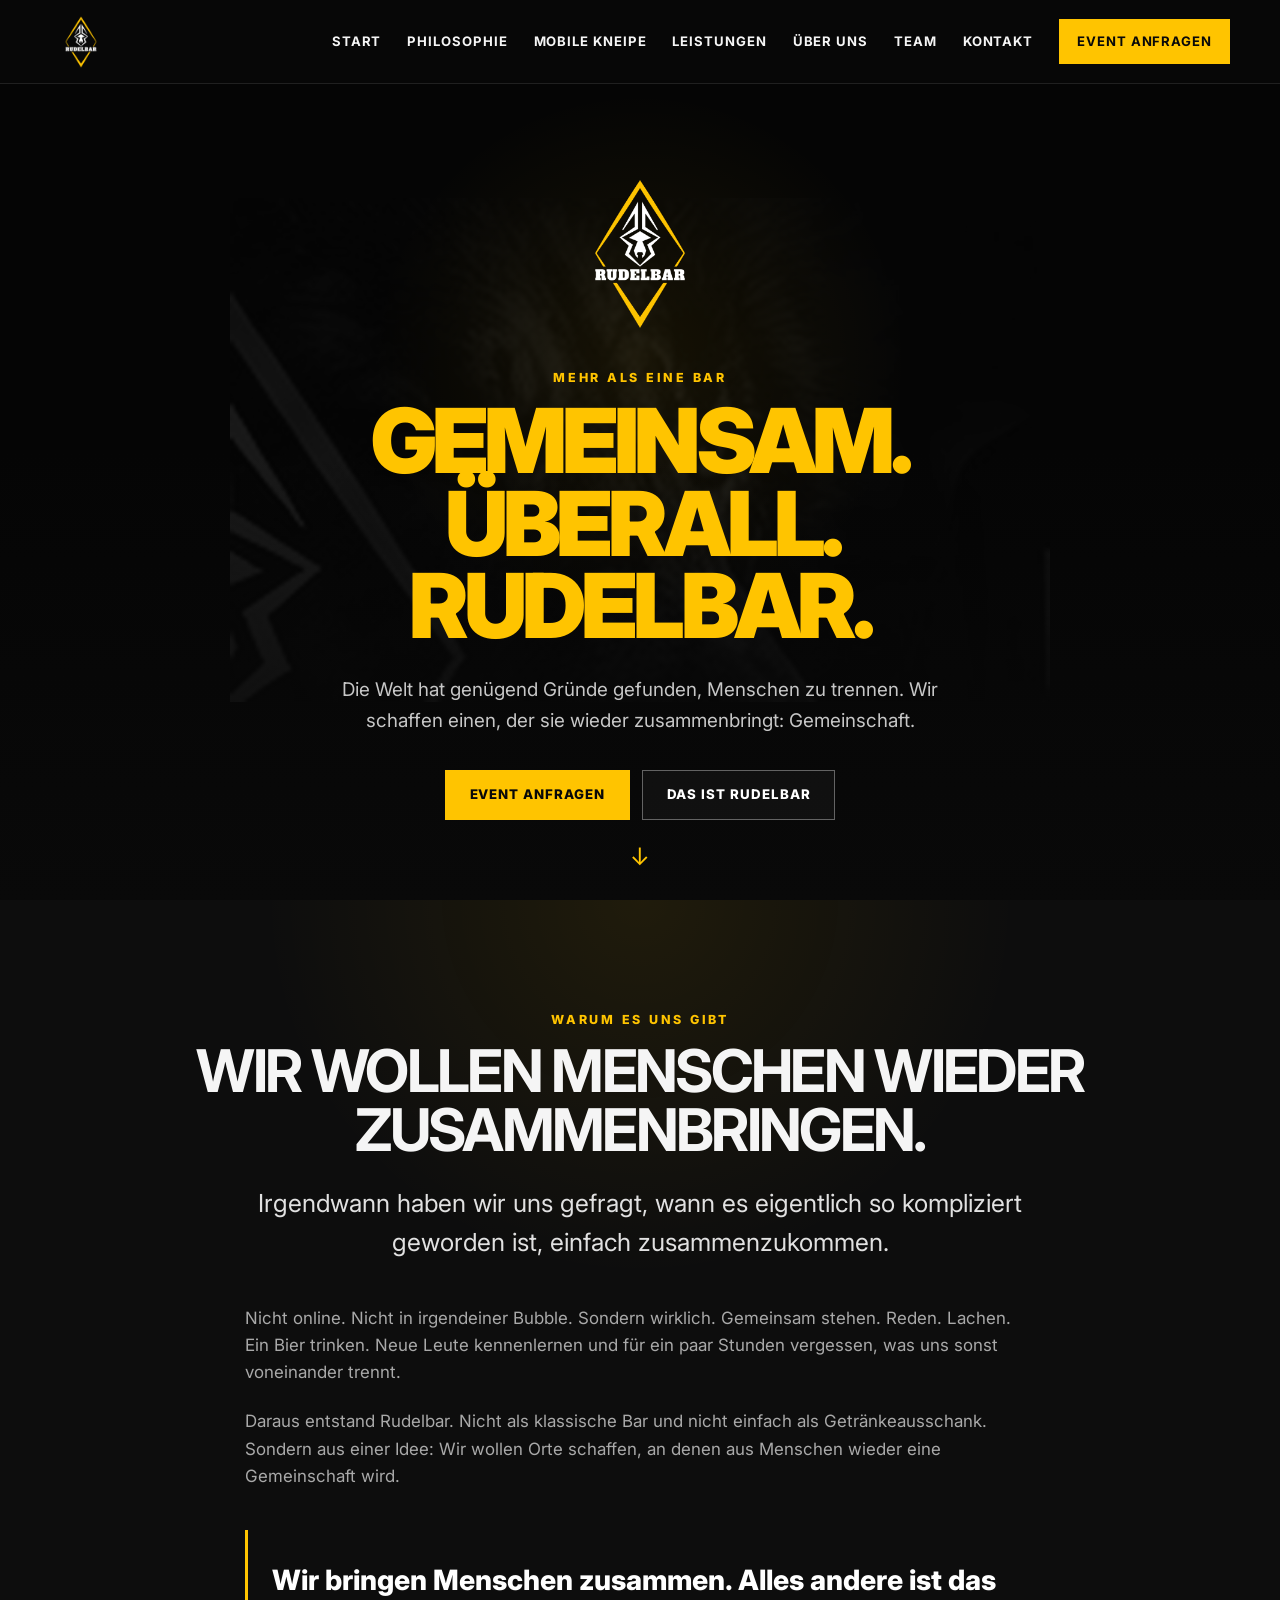
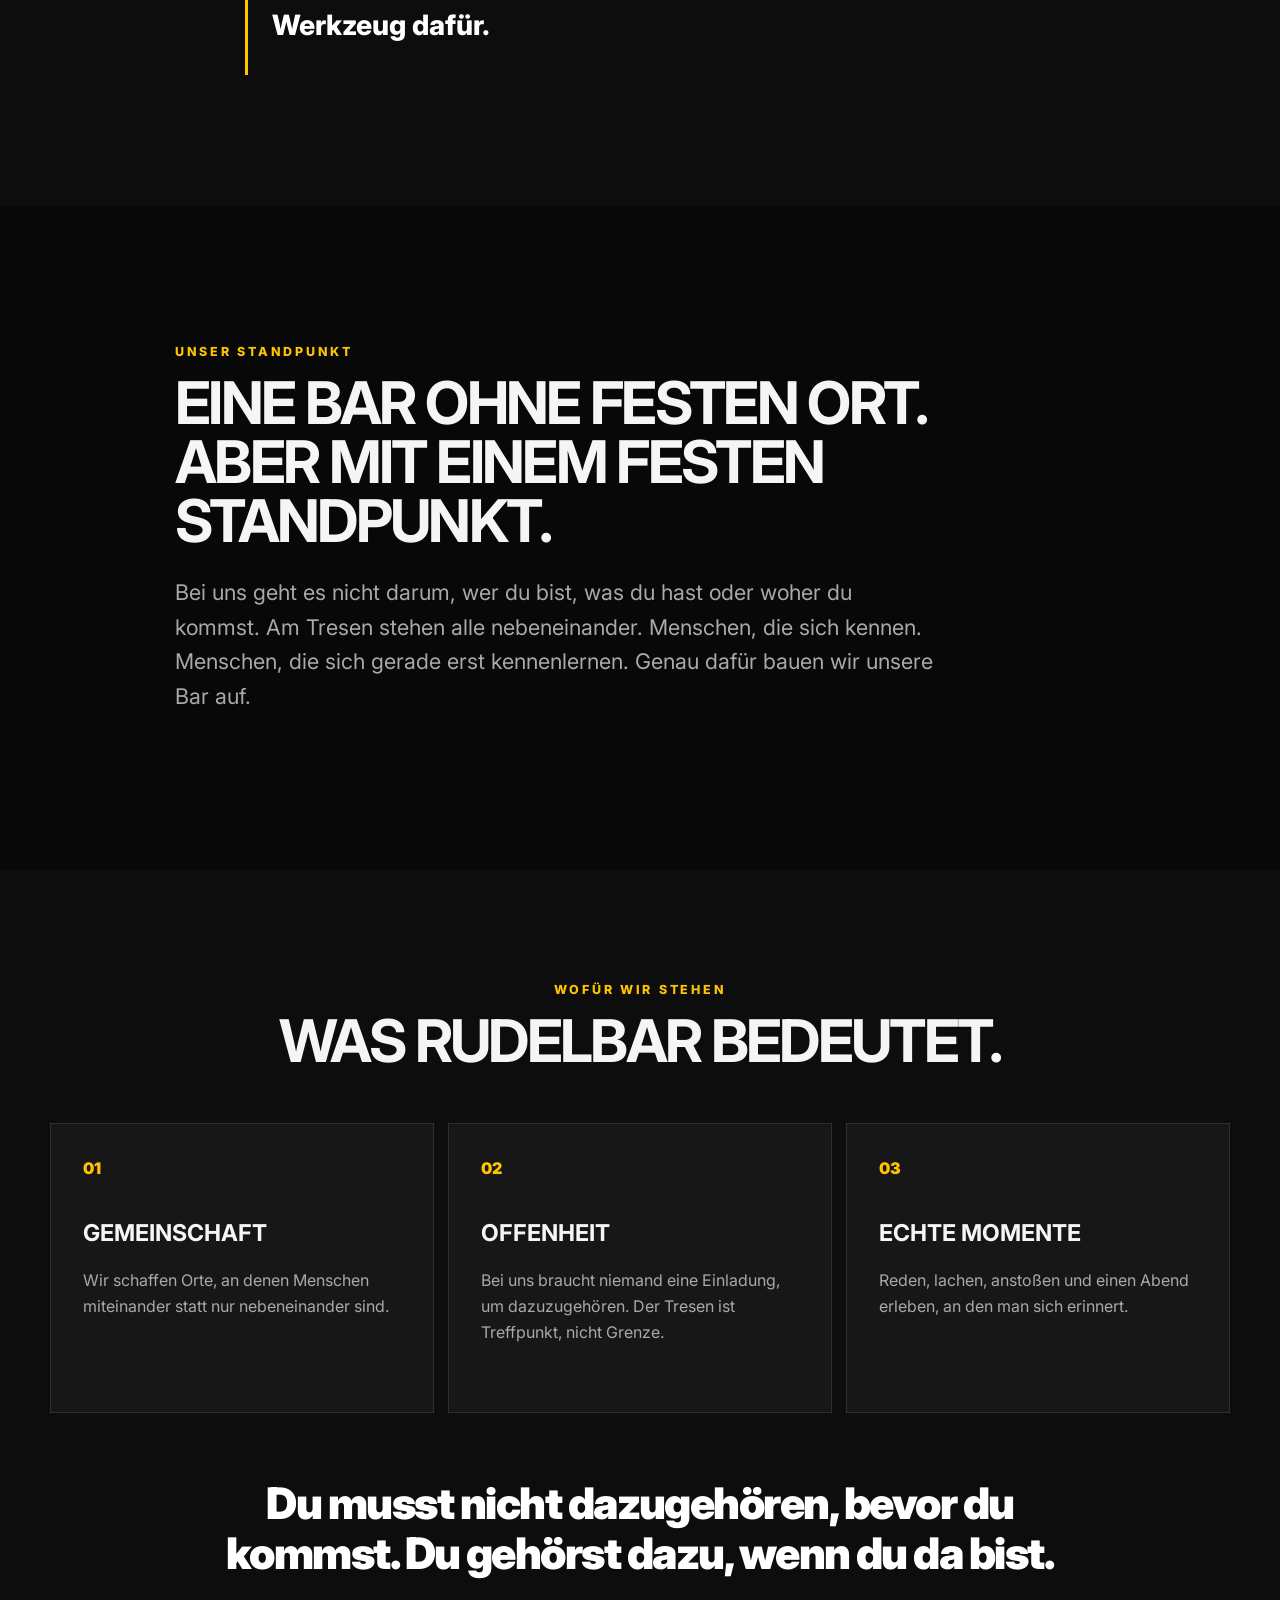
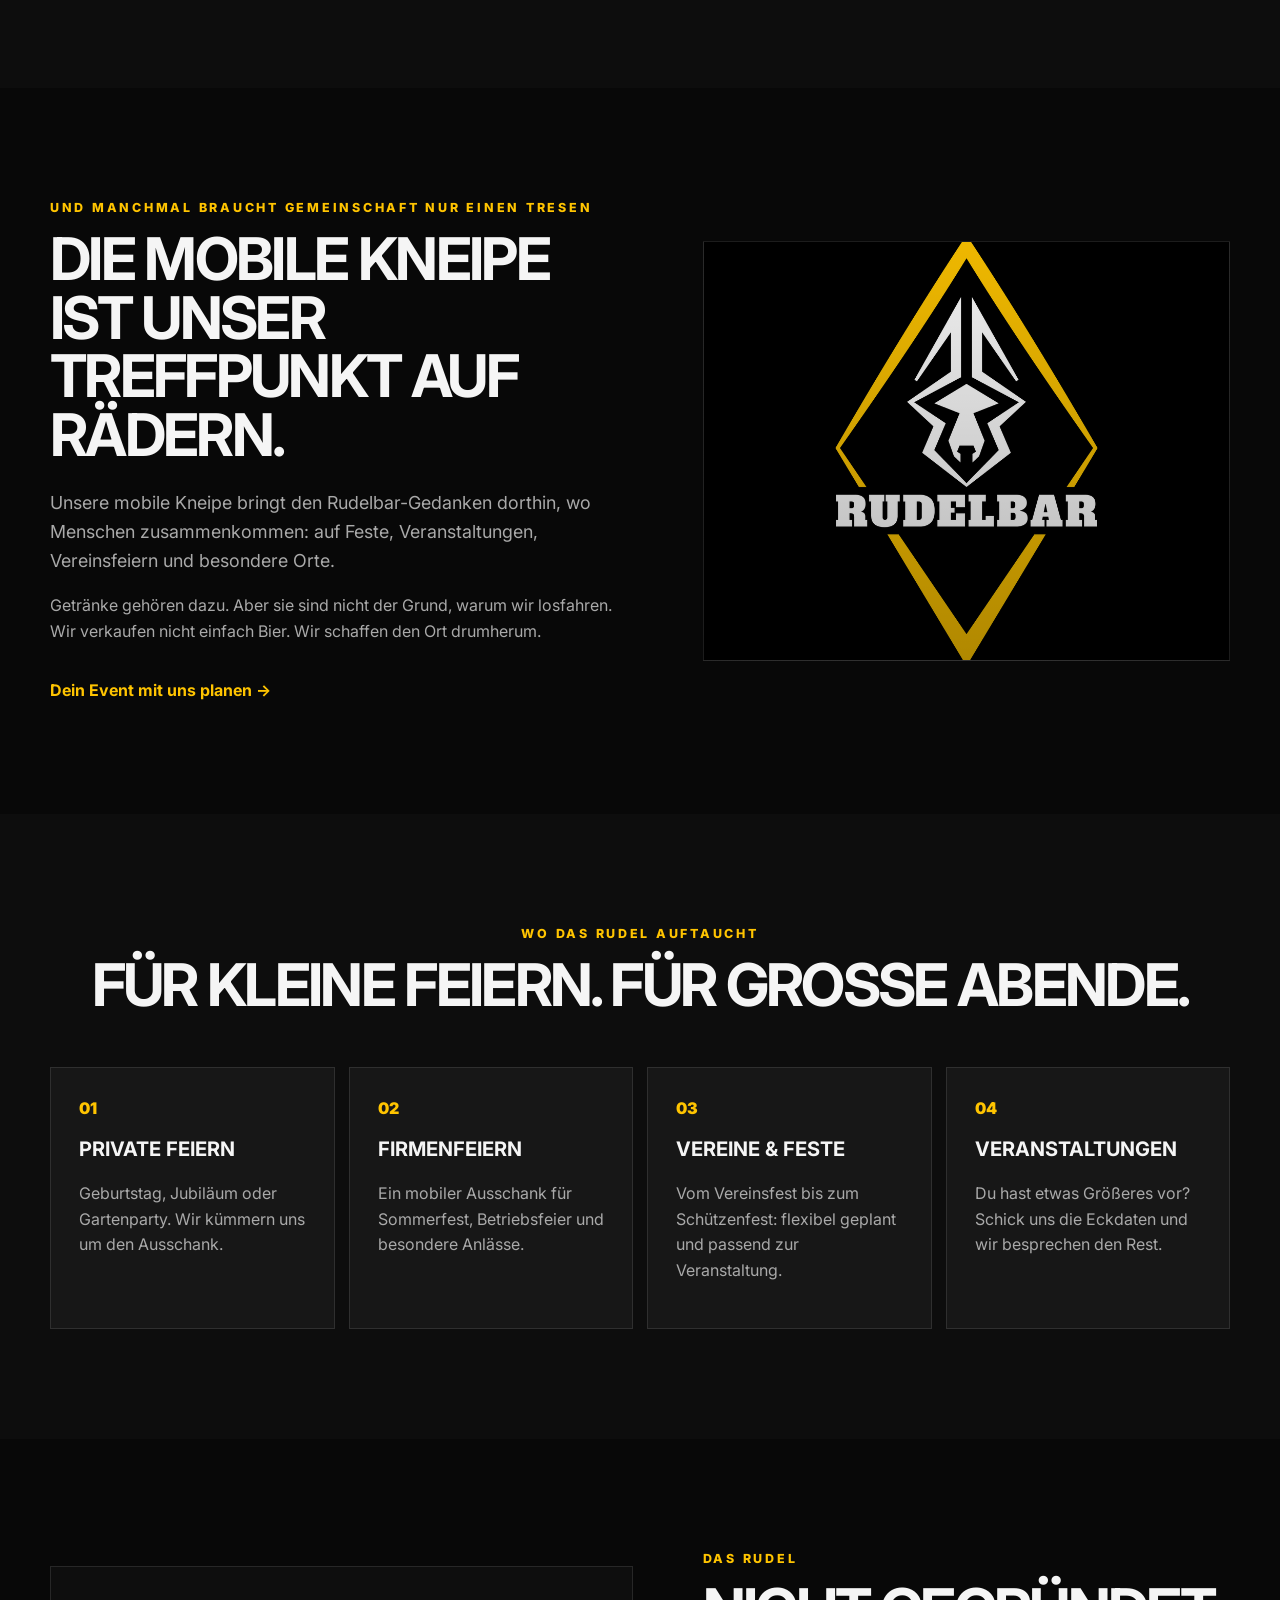
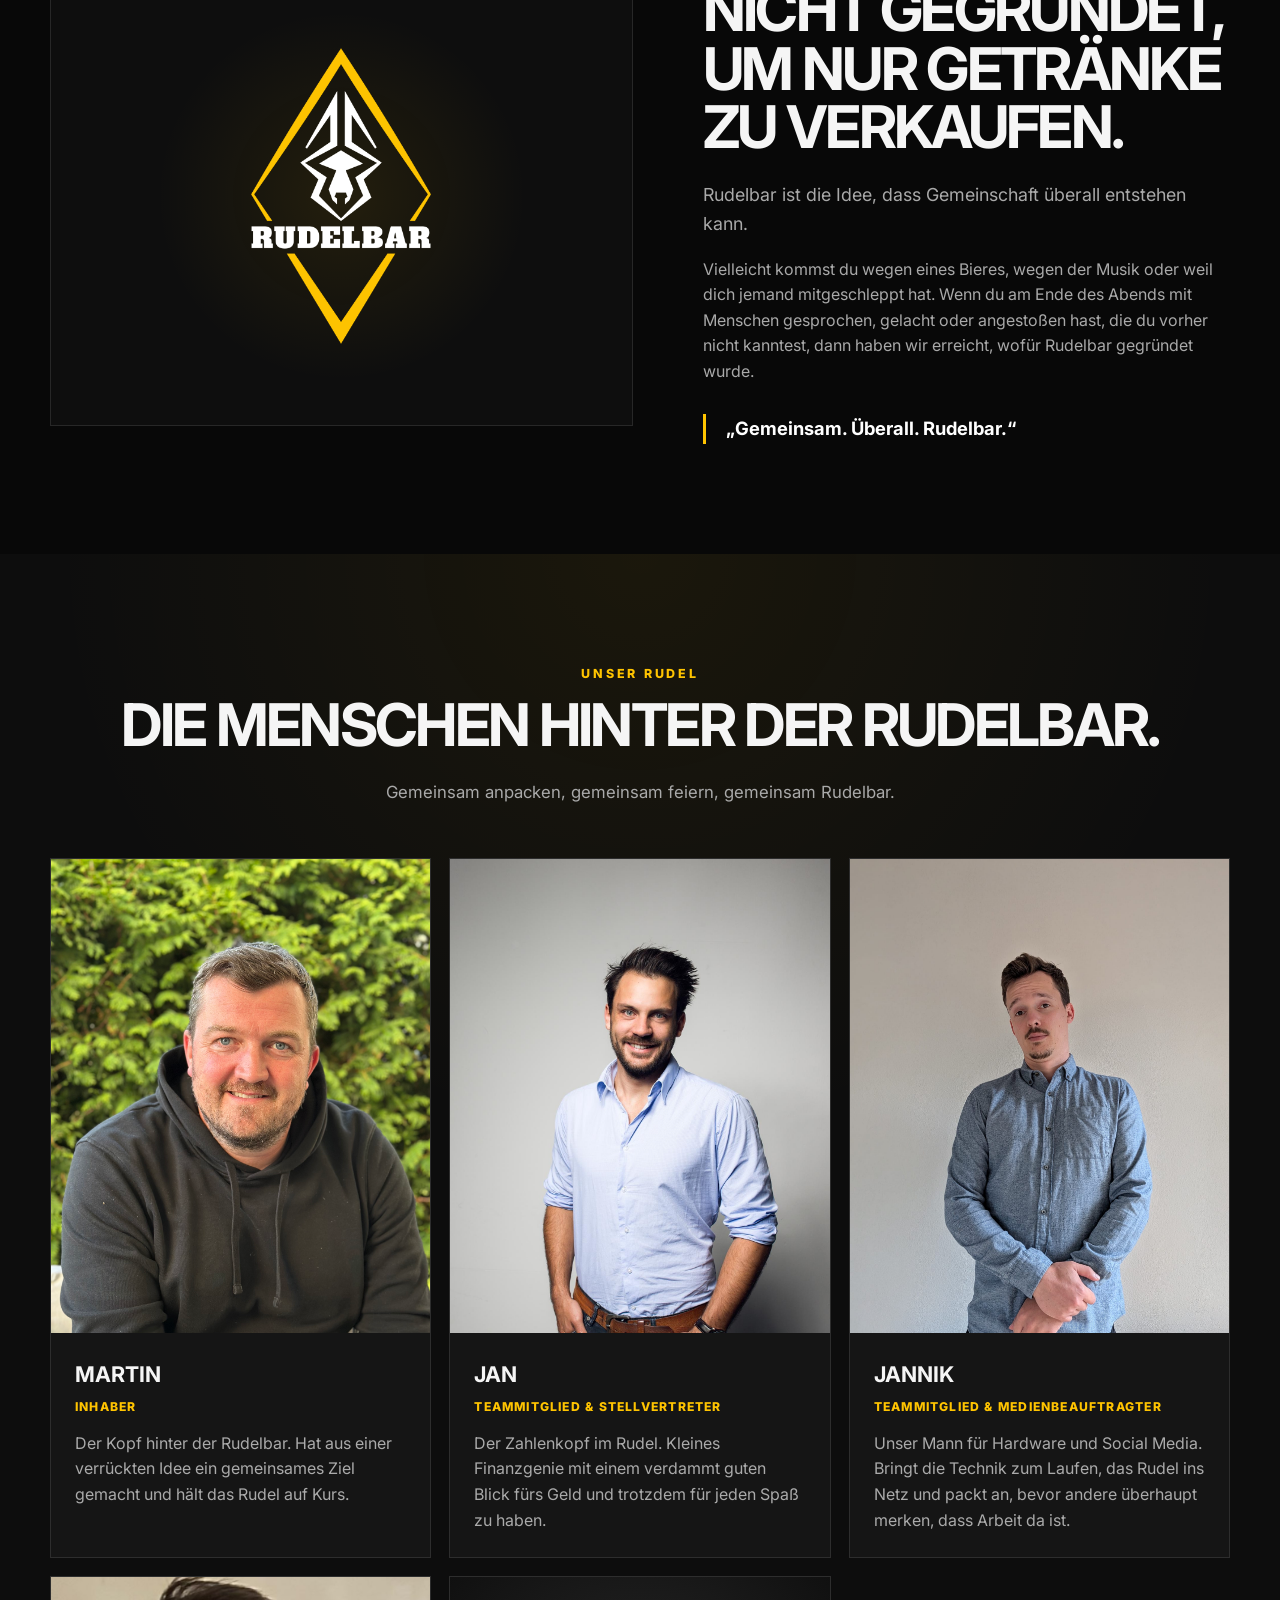
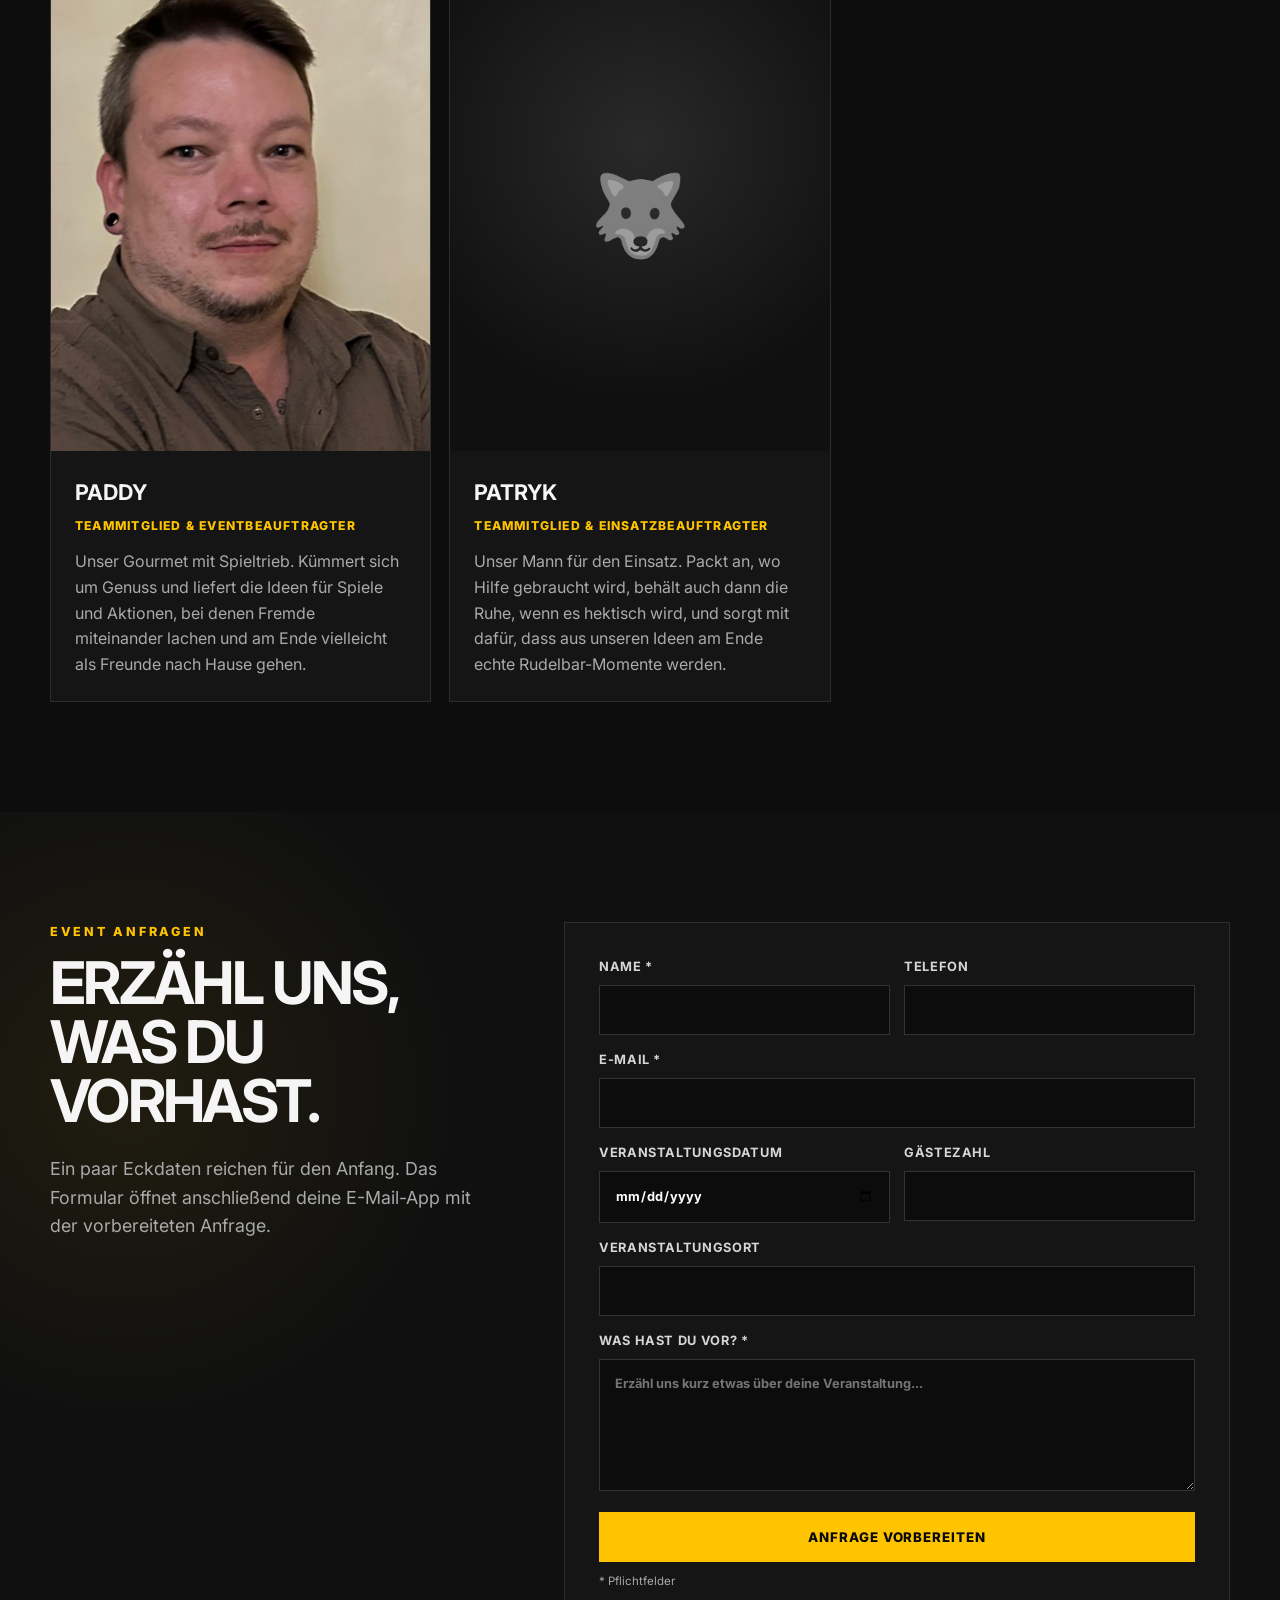
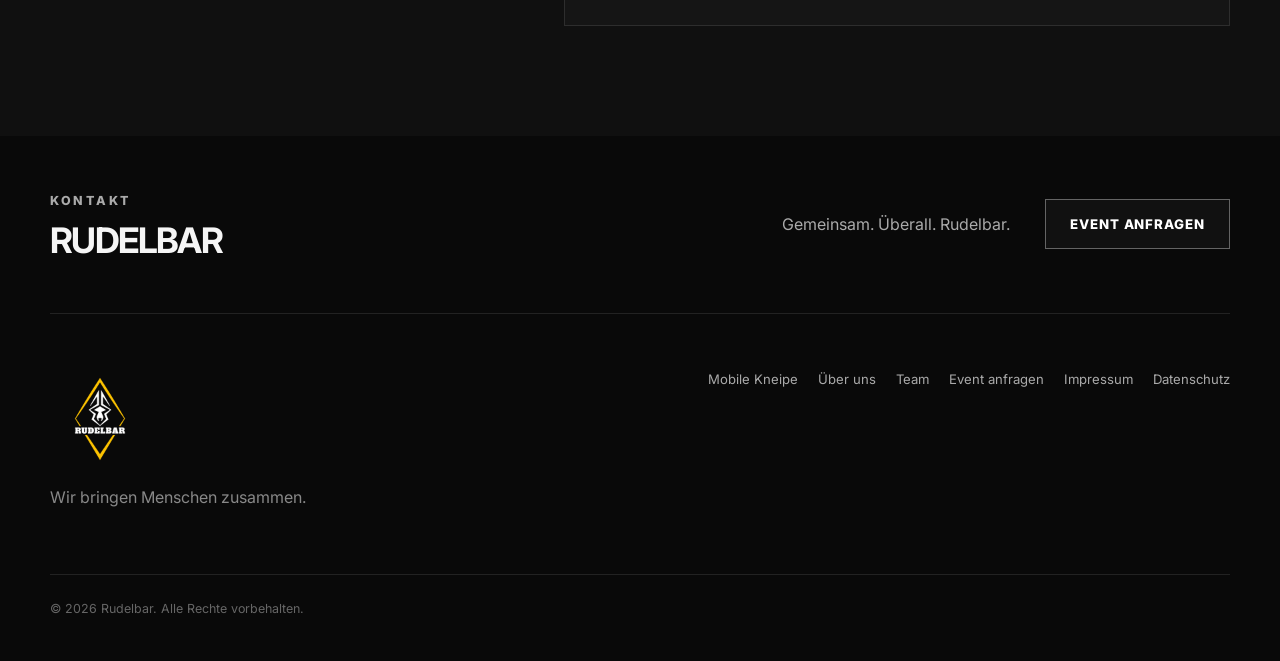
<file: index.html>
<!DOCTYPE html>
<html lang="de">
<head>
  <meta charset="UTF-8">
  <meta name="viewport" content="width=device-width, initial-scale=1.0">
  <meta name="theme-color" content="#090909">
  <meta name="description" content="Rudelbar bringt Menschen zusammen. Gemeinschaft, echte Begegnungen und eine mobile Kneipe als Ort dafür. Gemeinsam. Überall. Rudelbar.">
  <title>Rudelbar | Gemeinschaft. Gemeinsam. Überall.</title>
  <link rel="stylesheet" href="style.css">
</head>
<body>
  <header class="site-header">
    <a class="brand" href="#start" aria-label="Rudelbar Startseite">
      <img src="logo-haupt.png" alt="Rudelbar Logo">
    </a>
    <button class="menu-toggle" type="button" aria-label="Menü öffnen" aria-expanded="false">
      <span></span><span></span><span></span>
    </button>
    <nav class="main-nav" aria-label="Hauptnavigation">
      <a href="#start">Start</a>
      <a href="#philosophie">Philosophie</a>
      <a data-section-link="mobileKneipe" href="#mobile-kneipe">Mobile Kneipe</a>
      <a href="#leistungen">Leistungen</a>
      <a href="#ueber-uns">Über uns</a>
      <a data-section-link="team" href="#team">Team</a>
      <a href="#kontakt">Kontakt</a>
      <a class="nav-cta" href="#anfrage">Event anfragen</a>
    </nav>
  </header>

  <main>
    <section class="hero" id="start">
      <img class="hero-wolf" src="wolf-hintergrund.png" alt="" aria-hidden="true">
      <div class="hero-overlay"></div>
      <div class="hero-content">
        <img class="hero-logo" src="logo-haupt.png" alt="Rudelbar">
        <p class="eyebrow" data-content="hero.eyebrow"></p>
        <h1><span class="normal-accent" data-content="hero.headline1"></span><br><span class="normal-accent" data-content="hero.headline2"></span> <span data-content="hero.headlineAccent"></span></h1>
        <p class="hero-copy" data-content="hero.text"></p>
        <div class="hero-actions">
          <a class="button button-primary" href="#anfrage" data-content="hero.primaryButton"></a>
          <a class="button button-secondary" href="#philosophie" data-content="hero.secondaryButton"></a>
        </div>
      </div>
      <a class="scroll-hint" href="#philosophie" aria-label="Weiter">↓</a>
    </section>

    <section class="section philosophy-section" id="philosophie">
      <div class="section-inner philosophy-intro">
        <p class="eyebrow centered" data-content="philosophy.eyebrow"></p>
        <h2 class="centered" data-content="philosophy.headline"></h2>
        <p class="philosophy-lead centered" data-content="philosophy.lead"></p>
        <div class="story-copy">
          <p data-content="philosophy.text1"></p>
          <p data-content="philosophy.text2"></p>
          <p class="story-emphasis" data-content="philosophy.emphasis"></p>
        </div>
      </div>
    </section>

    <section class="section section-dark statement-section">
      <div class="section-inner statement-inner">
        <p class="eyebrow" data-content="statement.eyebrow"></p>
        <h2 data-content="statement.headline"></h2>
        <p class="lead" data-content="statement.text"></p>
      </div>
    </section>

    <section class="section values-section">
      <div class="section-inner">
        <p class="eyebrow centered" data-content="values.eyebrow"></p>
        <h2 class="centered" data-content="values.headline"></h2>
        <div class="value-grid">
          <article class="value-card"><span>01</span><h3 data-content="values.communityTitle"></h3><p data-content="values.communityText"></p></article>
          <article class="value-card"><span>02</span><h3 data-content="values.opennessTitle"></h3><p data-content="values.opennessText"></p></article>
          <article class="value-card"><span>03</span><h3 data-content="values.momentsTitle"></h3><p data-content="values.momentsText"></p></article>
        </div>
        <p class="belonging-line" data-content="values.closing"></p>
      </div>
    </section>

    <section class="section section-dark" id="mobile-kneipe" data-section="mobileKneipe">
      <div class="section-inner split">
        <div>
          <p class="eyebrow" data-content="mobile.eyebrow"></p>
          <h2 data-content="mobile.headline"></h2>
          <p class="lead" data-content="mobile.lead"></p>
          <p data-content="mobile.text"></p>
          <a class="text-link" href="#anfrage">Dein Event mit uns planen →</a>
        </div>
        <div class="visual-card" id="mobileVisual">
          <div class="visual-mark">🐺</div>
          <p id="mobilePlaceholder">Hier kann über die Verwaltung später ein Foto eures Ausschankwagens oder eines Rudelbar-Events eingesetzt werden.</p>
        </div>
      </div>
    </section>

    <section class="section" id="leistungen">
      <div class="section-inner">
        <p class="eyebrow centered" data-content="services.eyebrow"></p>
        <h2 class="centered" data-content="services.headline"></h2>
        <div class="cards" id="serviceCards"></div>
      </div>
    </section>

    <section class="section section-dark" id="ueber-uns">
      <div class="section-inner split">
        <div class="logo-panel"><img src="logo-haupt.png" alt="Rudelbar Logo"></div>
        <div>
          <p class="eyebrow" data-content="about.eyebrow"></p>
          <h2 data-content="about.headline"></h2>
          <p class="lead" data-content="about.lead"></p>
          <p data-content="about.text"></p>
          <blockquote>„<span data-content="brand.slogan"></span>“</blockquote>
        </div>
      </div>
    </section>


    <section class="section team-section" id="team" data-section="team">
      <div class="section-inner">
        <p class="eyebrow centered" data-content="team.eyebrow"></p>
        <h2 class="centered" data-content="team.headline"></h2>
        <p class="team-intro centered" data-content="team.text"></p>
        <div class="team-grid" id="teamGrid"></div>
      </div>
    </section>

    <section class="section request-section" id="anfrage">
      <div class="section-inner request-grid">
        <div>
          <p class="eyebrow" data-content="request.eyebrow"></p>
          <h2 data-content="request.headline"></h2>
          <p class="lead" data-content="request.text"></p>
        </div>
        <form class="request-form" id="eventForm">
          <div class="form-row">
            <label>Name *<input type="text" name="name" required autocomplete="name"></label>
            <label>Telefon<input type="tel" name="telefon" autocomplete="tel"></label>
          </div>
          <label>E-Mail *<input type="email" name="email" required autocomplete="email"></label>
          <div class="form-row">
            <label>Veranstaltungsdatum<input type="date" name="datum"></label>
            <label>Gästezahl<input type="number" name="gaeste" min="1" inputmode="numeric"></label>
          </div>
          <label>Veranstaltungsort<input type="text" name="ort" autocomplete="address-level2"></label>
          <label>Was hast du vor? *<textarea name="nachricht" rows="5" required placeholder="Erzähl uns kurz etwas über deine Veranstaltung..."></textarea></label>
          <button class="button button-primary form-submit" type="submit">Anfrage vorbereiten</button>
          <p class="form-note">* Pflichtfelder</p>
        </form>
      </div>
    </section>

    <section class="contact-strip" id="kontakt">
      <div><p class="eyebrow">Kontakt</p><h2>Rudelbar</h2></div>
      <p data-content="brand.slogan"></p>
      <a class="button button-secondary" href="#anfrage">Event anfragen</a>
    </section>
  </main>

  <footer class="site-footer">
    <div class="footer-brand">
      <img src="logo-haupt.png" alt="Rudelbar">
      <p>Wir bringen Menschen zusammen.</p>
    </div>
    <div class="footer-links">
      <a href="#mobile-kneipe">Mobile Kneipe</a>
      <a href="#ueber-uns">Über uns</a>
      <a data-section-link="team" href="#team">Team</a>
      <a href="#anfrage">Event anfragen</a>
      <a href="impressum.html">Impressum</a>
      <a href="datenschutz.html">Datenschutz</a>
    </div>
    <p class="copyright">© <span id="year"></span> Rudelbar. Alle Rechte vorbehalten.</p>
  </footer>
  <script src="script.js"></script>
</body>
</html>
</file>
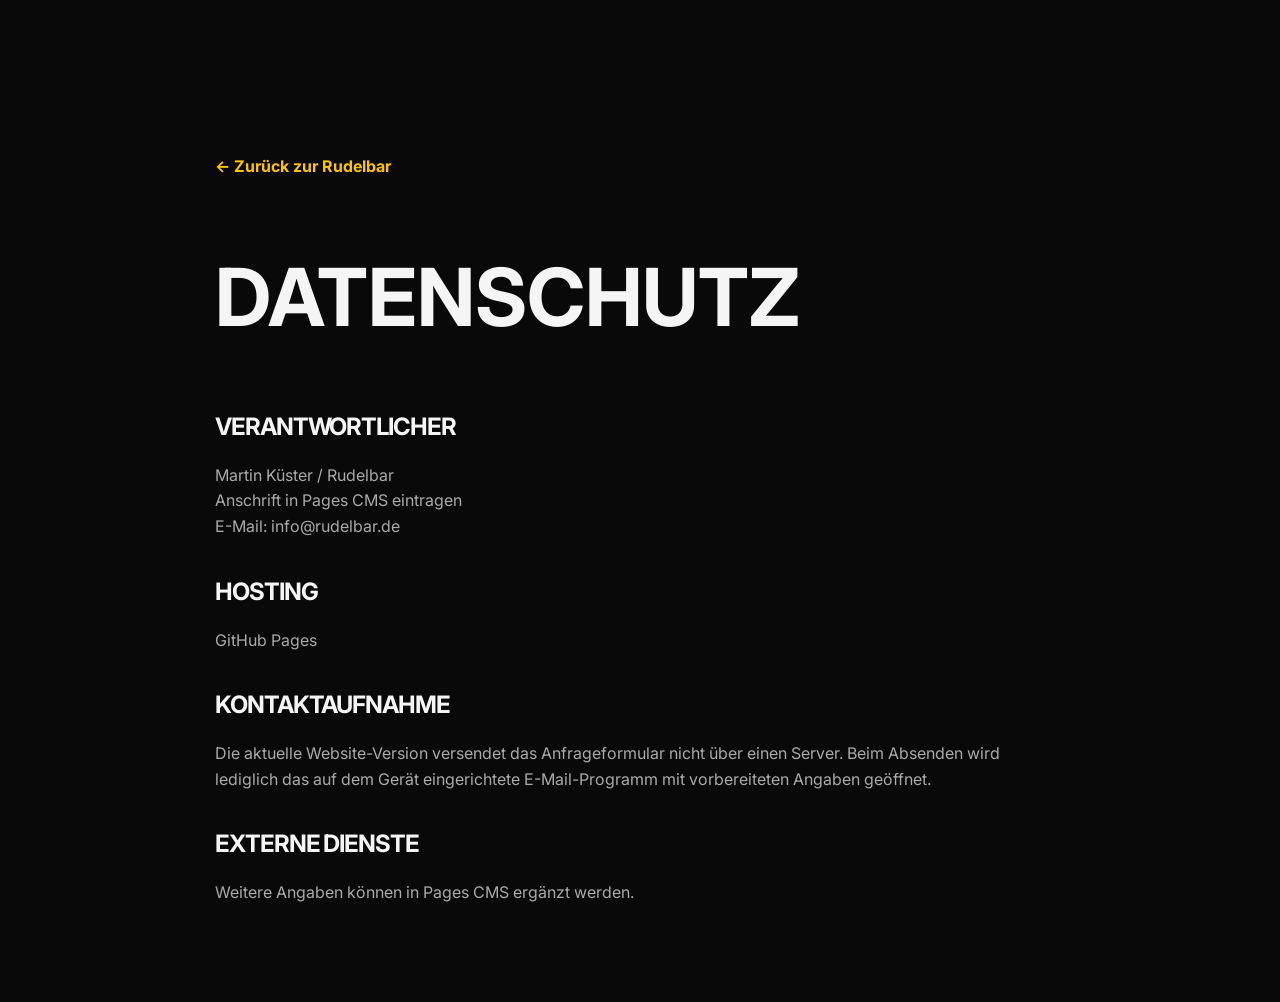
<file: datenschutz.html>
<!DOCTYPE html>
<html lang="de">
<head>
  <meta charset="UTF-8">
  <meta name="viewport" content="width=device-width, initial-scale=1.0">
  <meta name="theme-color" content="#090909">
  <link rel="stylesheet" href="style.css">
  <title>Datenschutz | Rudelbar</title>
</head>

<body>

  <main class="legal-page">
    <div class="legal-inner">

      <a class="legal-back" href="index.html">
        ← Zurück zur Rudelbar
      </a>

      <h1>Datenschutz</h1>

      <h2>Verantwortlicher</h2>

      <p>
        <span data-legal="privacy.controller">
          Martin Küster / Rudelbar
        </span>
        <br>

        <span data-legal="privacy.address">
          Anschrift in Pages CMS eintragen
        </span>
        <br>

        E-Mail:
        <span data-legal="privacy.email">
          info@rudelbar.de
        </span>
      </p>

      <h2>Hosting</h2>

      <p data-legal="privacy.hosting">
        GitHub Pages
      </p>

      <h2>Kontaktaufnahme</h2>

      <p data-legal="privacy.contact">
        Die aktuelle Website-Version versendet das
        Anfrageformular nicht über einen Server.
        Beim Absenden wird lediglich das auf dem Gerät
        eingerichtete E-Mail-Programm mit vorbereiteten
        Angaben geöffnet.
      </p>

      <h2>Externe Dienste</h2>

      <p data-legal="privacy.externalServices">
        Weitere Angaben können in Pages CMS ergänzt werden.
      </p>

    </div>
  </main>

  <script>
    async function loadLegalContent() {
      try {

        const response = await fetch(
          'site.json?v=' + Date.now(),
          { cache: 'no-store' }
        );

        const site = await response.json();

        document
          .querySelectorAll('[data-legal]')
          .forEach(element => {

            const [group, key] =
              element.dataset.legal.split('.');

            const value = site[group]?.[key];

            if (value) {
              element.textContent = value;
            }

          });

      } catch (error) {
        console.error(
          'Datenschutz konnte nicht geladen werden.',
          error
        );
      }
    }

    loadLegalContent();
  </script>

</body>
</html>
</file>
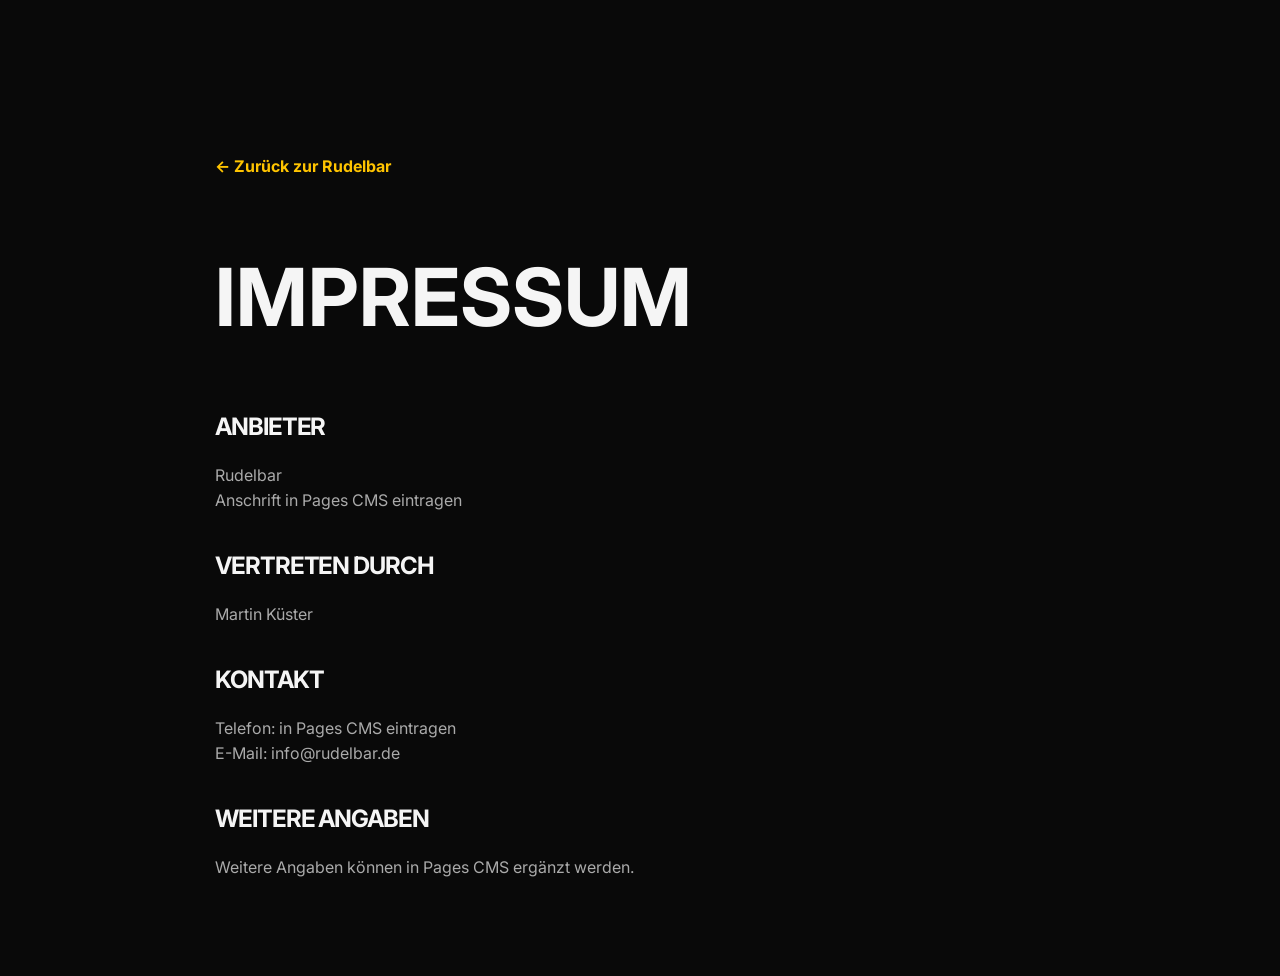
<file: impressum.html>
<!DOCTYPE html>
<html lang="de">
<head>
  <meta charset="UTF-8">
  <meta name="viewport" content="width=device-width, initial-scale=1.0">
  <meta name="theme-color" content="#090909">
  <link rel="stylesheet" href="style.css">
  <title>Impressum | Rudelbar</title>
</head>

<body>

  <main class="legal-page">
    <div class="legal-inner">

      <a class="legal-back" href="index.html">
        ← Zurück zur Rudelbar
      </a>

      <h1>Impressum</h1>

      <h2>Anbieter</h2>

      <p>
        <span data-legal="imprint.businessName">Rudelbar</span><br>
        <span data-legal="imprint.address">
          Anschrift in Pages CMS eintragen
        </span>
      </p>

      <h2>Vertreten durch</h2>

      <p data-legal="imprint.owner">
        Martin Küster
      </p>

      <h2>Kontakt</h2>

      <p>
        Telefon:
        <span data-legal="imprint.phone">
          in Pages CMS eintragen
        </span>
        <br>

        E-Mail:
        <span data-legal="imprint.email">
          info@rudelbar.de
        </span>
      </p>

      <h2>Weitere Angaben</h2>

      <p data-legal="imprint.additional">
        Weitere Angaben können in Pages CMS ergänzt werden.
      </p>

    </div>
  </main>

  <script>
    async function loadLegalContent() {
      try {

        const response = await fetch(
          'site.json?v=' + Date.now(),
          { cache: 'no-store' }
        );

        const site = await response.json();

        document
          .querySelectorAll('[data-legal]')
          .forEach(element => {

            const [group, key] =
              element.dataset.legal.split('.');

            const value = site[group]?.[key];

            if (value) {
              element.textContent = value;
            }

          });

      } catch (error) {
        console.error(
          'Impressum konnte nicht geladen werden.',
          error
        );
      }
    }

    loadLegalContent();
  </script>

</body>
</html>
</file>
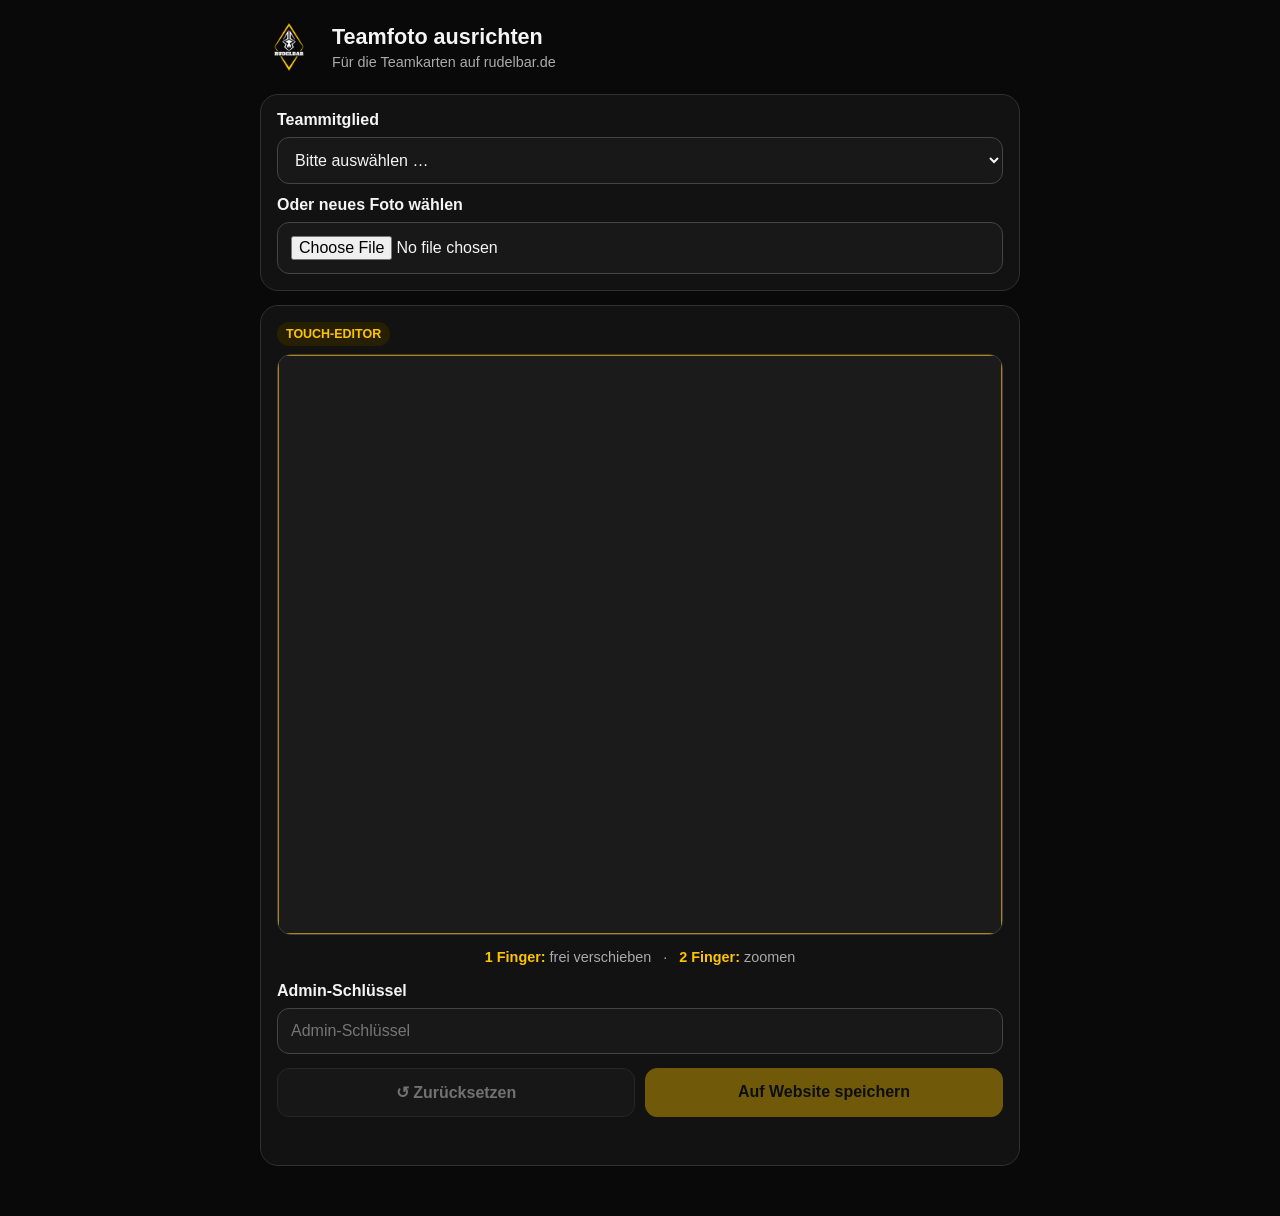
<file: teamfoto.html>
<!doctype html>
<html lang="de">
<head>
<meta charset="utf-8">
<meta name="viewport" content="width=device-width,initial-scale=1,viewport-fit=cover,user-scalable=no">
<meta name="theme-color" content="#090909">

<title>Rudelbar · Teamfoto ausrichten</title>

<style>
:root{
  --bg:#090909;
  --panel:#121212;
  --line:#303030;
  --text:#f4f4f4;
  --muted:#aaa;
  --gold:#ffc400;
}

*{
  box-sizing:border-box;
}

html,body{
  margin:0;
  background:var(--bg);
  color:var(--text);
  font-family:Arial,Helvetica,sans-serif;
}

body{
  min-height:100vh;
  padding:18px 16px 36px;
  overscroll-behavior:none;
}

.app{
  max-width:760px;
  margin:auto;
}

.head{
  display:flex;
  align-items:center;
  gap:14px;
  margin-bottom:18px;
}

.head img{
  width:58px;
  height:58px;
  object-fit:contain;
}

.head h1{
  font-size:1.35rem;
  margin:0;
}

.head p{
  margin:4px 0 0;
  color:var(--muted);
  font-size:.9rem;
}

.panel{
  background:var(--panel);
  border:1px solid var(--line);
  border-radius:18px;
  padding:16px;
  margin-bottom:14px;
}

label{
  display:block;
  font-weight:700;
  margin-bottom:8px;
}

select,
input{
  width:100%;
  font:inherit;
  color:var(--text);
  background:#181818;
  border:1px solid #444;
  border-radius:12px;
  padding:13px;
}

.stage{
  position:relative;
  width:100%;
  aspect-ratio:5/4;
  overflow:hidden;
  background:#1b1b1b;
  border:1px solid #3b3b3b;
  border-radius:14px;

  touch-action:none;
  user-select:none;
  -webkit-user-select:none;
}

.stage img{
  position:absolute;
  left:50%;
  top:50%;

  max-width:none;

  pointer-events:none;
  transform-origin:center center;
  will-change:transform;
}

.guide{
  position:absolute;
  inset:0;
  pointer-events:none;
  box-shadow:
    inset 0 0 0 1px rgba(255,196,0,.65);
}

.hint{
  text-align:center;
  color:var(--muted);
  font-size:.9rem;
  line-height:1.45;
  margin:12px 0 0;
}

.hint strong{
  color:var(--gold);
}

.buttons{
  display:grid;
  grid-template-columns:1fr 1fr;
  gap:10px;
  margin-top:14px;
}

.btn{
  border:1px solid #444;
  background:#202020;
  color:#fff;
  border-radius:12px;
  padding:14px 12px;
  font-weight:800;
  font-size:1rem;
}

.btn.primary{
  background:var(--gold);
  border-color:var(--gold);
  color:#090909;
}

.btn:disabled{
  opacity:.4;
}

.status{
  min-height:22px;
  margin-top:10px;
  color:var(--muted);
  font-size:.9rem;
  text-align:center;
}

.keyrow{
  margin-top:14px;
}

.badge{
  display:inline-block;
  background:#272000;
  color:var(--gold);
  padding:5px 9px;
  border-radius:999px;
  font-weight:800;
  font-size:.78rem;
  margin-bottom:8px;
}
</style>
</head>

<body>

<main class="app">

<header class="head">

<img
  src="logo-haupt.png"
  alt="Rudelbar"
>

<div>
<h1>Teamfoto ausrichten</h1>
<p>Für die Teamkarten auf rudelbar.de</p>
</div>

</header>


<section class="panel">

<label for="member">
Teammitglied
</label>

<select id="member">
<option value="">
Bitte auswählen …
</option>
</select>

<div style="height:12px"></div>

<label for="file">
Oder neues Foto wählen
</label>

<input
  id="file"
  type="file"
  accept="image/*"
>

</section>


<section class="panel">

<div class="badge">
TOUCH-EDITOR
</div>

<div
  class="stage"
  id="stage"
>

<img
  id="photo"
  alt=""
>

<div class="guide"></div>

</div>


<p class="hint">

<strong>1 Finger:</strong>
frei verschieben

&nbsp; · &nbsp;

<strong>2 Finger:</strong>
zoomen

</p>


<div class="keyrow">

<label for="key">
Admin-Schlüssel
</label>

<input
  id="key"
  type="password"
  autocomplete="off"
  placeholder="Admin-Schlüssel"
>

</div>


<div class="buttons">

<button
  class="btn"
  id="reset"
  disabled
>
↺ Zurücksetzen
</button>

<button
  class="btn primary"
  id="save"
  disabled
>
Auf Website speichern
</button>

</div>

<div
  class="status"
  id="status"
></div>

</section>

</main>


<script>
(() => {

const API =
'https://rudelbar-teamfoto.w27t28n87f.workers.dev';


const stage =
document.getElementById('stage');

const img =
document.getElementById('photo');

const member =
document.getElementById('member');

const file =
document.getElementById('file');

const reset =
document.getElementById('reset');

const save =
document.getElementById('save');

const status =
document.getElementById('status');

const key =
document.getElementById('key');


let naturalW = 0;
let naturalH = 0;

let baseScale = 1;

/*
WICHTIG:
1.15 bedeutet 15 % Überstand.

Dadurch lässt sich das Bild
SOFORT links/rechts und
oben/unten verschieben.
*/
let zoom = 1.15;

let x = 0;
let y = 0;

let active = false;

let currentIndex = -1;
let currentName = 'teamfoto';

let drag = null;
let pinch = null;


const clamp = (value,min,max) =>
Math.max(
  min,
  Math.min(max,value)
);



function getBounds(){

const rect =
stage.getBoundingClientRect();

const width =
naturalW *
baseScale *
zoom;

const height =
naturalH *
baseScale *
zoom;

return {

mx:
Math.max(
  0,
  (width - rect.width) / 2
),

my:
Math.max(
  0,
  (height - rect.height) / 2
)

};

}



function draw(){

if(!active){
  return;
}

const bounds =
getBounds();


x =
clamp(
  x,
  -bounds.mx,
  bounds.mx
);

y =
clamp(
  y,
  -bounds.my,
  bounds.my
);


img.style.width =
naturalW + 'px';

img.style.height =
naturalH + 'px';


img.style.transform =

`translate(-50%,-50%)
 translate(${x}px,${y}px)
 scale(${baseScale * zoom})`;

}



function fit(){

if(
  !naturalW ||
  !naturalH
){
  return;
}


const rect =
stage.getBoundingClientRect();


baseScale =
Math.max(

rect.width /
naturalW,

rect.height /
naturalH

);


/*
15 % Reserve.

Das ist der entscheidende Unterschied
zur alten Version.
*/
zoom = 1.15;

x = 0;
y = 0;

draw();

}



function loadImage(
src,
name,
index
){

status.textContent = '';


img.onload = () => {

naturalW =
img.naturalWidth;

naturalH =
img.naturalHeight;

active = true;

currentName =
name || 'teamfoto';

currentIndex =
index;

fit();

reset.disabled = false;
save.disabled = false;

};


img.onerror = () => {

status.textContent =
'Bild konnte nicht geladen werden.';

};


img.src = src;

}



/*
TEAMDATEN LADEN
*/

fetch(
'site.json?ts=' + Date.now(),
{
cache:'no-store'
}
)

.then(response =>
response.json()
)

.then(data => {

const members =
data.team?.members || [];


members.forEach(
(m,i) => {

const option =
document.createElement('option');

option.value =
m.image || '';

option.textContent =
m.name ||
`Teammitglied ${i+1}`;

option.dataset.name =
m.name ||
`team-${i+1}`;

option.dataset.index =
i;

member.appendChild(
option
);

});

})

.catch(() => {

status.textContent =
'Teamdaten konnten nicht geladen werden.';

});



/*
TEAMMITGLIED AUSWÄHLEN
*/

member.addEventListener(
'change',
() => {

const option =
member.selectedOptions[0];


if(
!option ||
option.dataset.index === undefined
){
return;
}


currentIndex =
Number(
option.dataset.index
);

currentName =
option.dataset.name;


if(option.value){

loadImage(
option.value,
currentName,
currentIndex
);

}

}
);



/*
NEUES FOTO
*/

file.addEventListener(
'change',
() => {

const selected =
file.files?.[0];


if(!selected){
return;
}


if(currentIndex < 0){

status.textContent =
'Bitte zuerst ein Teammitglied auswählen.';

file.value = '';

return;

}


const objectURL =
URL.createObjectURL(
selected
);


loadImage(
objectURL,
currentName,
currentIndex
);

}
);



reset.addEventListener(
'click',
fit
);



/*
==================================
TOUCH
==================================
*/


stage.addEventListener(
'touchstart',
event => {

if(!active){
return;
}

event.preventDefault();


/*
EIN FINGER
*/

if(
event.touches.length === 1
){

const touch =
event.touches[0];


drag = {

startX:
touch.clientX,

startY:
touch.clientY,

imageX:
x,

imageY:
y

};


pinch = null;

}


/*
ZWEI FINGER
*/

else if(
event.touches.length >= 2
){

const a =
event.touches[0];

const b =
event.touches[1];


pinch = {

distance:
Math.hypot(
a.clientX - b.clientX,
a.clientY - b.clientY
),

zoom,

x,

y,

centerX:
(a.clientX + b.clientX) / 2,

centerY:
(a.clientY + b.clientY) / 2

};


drag = null;

}

},
{
passive:false
}
);



stage.addEventListener(
'touchmove',
event => {

if(!active){
return;
}

event.preventDefault();


/*
VERSCHIEBEN
*/

if(
event.touches.length === 1 &&
drag
){

const touch =
event.touches[0];


x =
drag.imageX +
(
touch.clientX -
drag.startX
);


y =
drag.imageY +
(
touch.clientY -
drag.startY
);


draw();

}


/*
ZOOM
*/

else if(
event.touches.length >= 2
){

const a =
event.touches[0];

const b =
event.touches[1];


if(!pinch){

pinch = {

distance:
Math.hypot(
a.clientX - b.clientX,
a.clientY - b.clientY
),

zoom,

x,

y,

centerX:
(a.clientX + b.clientX) / 2,

centerY:
(a.clientY + b.clientY) / 2

};

}


const distance =
Math.hypot(
a.clientX - b.clientX,
a.clientY - b.clientY
);


const centerX =
(a.clientX + b.clientX) / 2;


const centerY =
(a.clientY + b.clientY) / 2;


/*
Minimum bleibt 1.15.

Dadurch bleibt IMMER
Bewegungsspielraum.
*/

zoom =
clamp(

pinch.zoom *
(
distance /
Math.max(
1,
pinch.distance
)
),

1.15,

5

);


x =
pinch.x +
(
centerX -
pinch.centerX
);


y =
pinch.y +
(
centerY -
pinch.centerY
);


draw();

}

},
{
passive:false
}
);



stage.addEventListener(
'touchend',
event => {

if(
event.touches.length === 1
){

const touch =
event.touches[0];


drag = {

startX:
touch.clientX,

startY:
touch.clientY,

imageX:
x,

imageY:
y

};


pinch = null;

}

else{

drag = null;
pinch = null;

}

},
{
passive:false
}
);



stage.addEventListener(
'touchcancel',
() => {

drag = null;
pinch = null;

},
{
passive:false
}
);



/*
==================================
BILD ERZEUGEN
==================================
*/


async function createImage(){

const WIDTH = 1500;
const HEIGHT = 1200;


const canvas =
document.createElement(
'canvas'
);


canvas.width =
WIDTH;

canvas.height =
HEIGHT;


const context =
canvas.getContext(
'2d'
);


const rect =
stage.getBoundingClientRect();


const factor =
WIDTH /
rect.width;


const totalScale =
baseScale *
zoom *
factor;


const drawWidth =
naturalW *
totalScale;


const drawHeight =
naturalH *
totalScale;


context.fillStyle =
'#111';


context.fillRect(
0,
0,
WIDTH,
HEIGHT
);


context.drawImage(

img,

(WIDTH - drawWidth) / 2
+
x * factor,

(HEIGHT - drawHeight) / 2
+
y * factor,

drawWidth,

drawHeight

);


return canvas.toDataURL(
'image/jpeg',
0.90
);

}



/*
==================================
DIREKT AUF WEBSITE SPEICHERN
==================================
*/


save.addEventListener(
'click',
async () => {


if(currentIndex < 0){

status.textContent =
'Bitte Teammitglied auswählen.';

return;

}


if(!key.value){

status.textContent =
'Admin-Schlüssel eingeben.';

return;

}


save.disabled = true;


status.textContent =
'Speichere direkt auf der Website …';


try{


const imageBase64 =
await createImage();


const response =
await fetch(

API + '/upload',

{

method:'POST',

headers:{

'Content-Type':
'application/json',

'X-Rudelbar-Key':
key.value

},

body:
JSON.stringify({

memberIndex:
currentIndex,

memberName:
currentName,

imageBase64:
imageBase64

})

}

);


const result =
await response
.json()
.catch(
() => ({})
);


if(!response.ok){

throw new Error(

result.error ||
('HTTP ' + response.status)

);

}


status.textContent =
'✓ Gespeichert. Die Website wird jetzt aktualisiert.';


}

catch(error){

console.error(error);


status.textContent =
'Fehler: ' +
error.message;

}


finally{

save.disabled = false;

}

}
);



window.addEventListener(
'resize',
() => {

if(active){
draw();
}

}
);


})();
</script>

</body>
</html>
</file>
<file: style.css>
@import url('https://fonts.googleapis.com/css2?family=Inter:wght@400;500;600;700;800;900&display=swap');

:root {
  --bg: #090909;
  --bg-soft: #111111;
  --panel: #171717;
  --text: #f5f5f5;
  --muted: #aaaaaa;
  --yellow: #ffc400;
  --line: rgba(255,255,255,.10);
  --max: 1180px;
  --header: 84px;
}

* { box-sizing: border-box; }

html {
  scroll-behavior: smooth;
  scroll-padding-top: var(--header);
}

body {
  margin: 0;
  background: var(--bg);
  color: var(--text);
  font-family: Inter, Arial, sans-serif;
  line-height: 1.6;
}

a { color: inherit; text-decoration: none; }
img { display: block; max-width: 100%; }
button, input, textarea { font: inherit; }

.site-header {
  height: var(--header);
  position: fixed;
  z-index: 1000;
  top: 0;
  left: 0;
  right: 0;
  display: flex;
  align-items: center;
  gap: 28px;
  padding: 0 max(24px, calc((100vw - var(--max))/2));
  background: rgba(8,8,8,.88);
  border-bottom: 1px solid var(--line);
  backdrop-filter: blur(14px);
}

.brand img {
  width: 62px;
  height: 62px;
  object-fit: contain;
}

.main-nav {
  margin-left: auto;
  display: flex;
  align-items: center;
  gap: 26px;
}

.main-nav a {
  font-size: .82rem;
  font-weight: 700;
  text-transform: uppercase;
  letter-spacing: .07em;
  transition: color .2s ease;
}

.main-nav a:hover { color: var(--yellow); }

.main-nav .nav-cta {
  padding: 12px 18px;
  background: var(--yellow);
  color: #090909;
}

.menu-toggle {
  display: none;
  margin-left: auto;
  padding: 8px;
  border: 0;
  background: transparent;
}

.menu-toggle span {
  display: block;
  width: 27px;
  height: 2px;
  margin: 6px 0;
  background: white;
}

.hero {
  min-height: 100svh;
  position: relative;
  overflow: hidden;
  display: grid;
  place-items: center;
  padding: calc(var(--header) + 70px) 24px 70px;
  background:
    radial-gradient(circle at 50% 40%, rgba(255,196,0,.08), transparent 32%),
    #050505;
}

.hero-wolf {
  position: absolute;
  width: min(820px, 82vw);
  max-height: 88vh;
  object-fit: contain;
  opacity: .08;
  filter: grayscale(1);
  pointer-events: none;
}

.hero-overlay {
  position: absolute;
  inset: 0;
  background: linear-gradient(to bottom, transparent 50%, #090909 100%);
}

.hero-content {
  position: relative;
  z-index: 2;
  width: min(850px, 100%);
  text-align: center;
}

.hero-logo {
  width: 180px;
  margin: 0 auto 24px;
}

.eyebrow {
  margin: 0 0 12px;
  color: var(--yellow);
  font-size: .78rem;
  font-weight: 800;
  text-transform: uppercase;
  letter-spacing: .22em;
}

.hero h1 {
  margin: 0;
  font-size: clamp(3rem, 7vw, 6.6rem);
  line-height: .92;
  text-transform: uppercase;
  letter-spacing: -.055em;
  font-weight: 900;
}

.hero h1 span { color: var(--yellow); }

.hero-copy {
  max-width: 650px;
  margin: 28px auto 0;
  color: #c7c7c7;
  font-size: clamp(1rem, 2vw, 1.18rem);
}

.hero-actions {
  display: flex;
  justify-content: center;
  flex-wrap: wrap;
  gap: 12px;
  margin-top: 34px;
}

.button {
  display: inline-flex;
  justify-content: center;
  align-items: center;
  min-height: 50px;
  padding: 0 24px;
  border: 1px solid transparent;
  cursor: pointer;
  font-size: .83rem;
  font-weight: 800;
  text-transform: uppercase;
  letter-spacing: .07em;
  transition: transform .2s ease, background .2s ease, border-color .2s ease;
}

.button:hover { transform: translateY(-2px); }

.button-primary {
  background: var(--yellow);
  color: #090909;
}

.button-secondary {
  border-color: rgba(255,255,255,.35);
  background: rgba(255,255,255,.03);
  color: white;
}

.scroll-hint {
  position: absolute;
  z-index: 3;
  bottom: 24px;
  font-size: 1.5rem;
  color: var(--yellow);
  animation: bounce 1.8s infinite;
}

@keyframes bounce {
  0%, 100% { transform: translateY(0); }
  50% { transform: translateY(7px); }
}

.section {
  padding: 110px 24px;
  background: #0d0d0d;
}

.section-dark { background: #080808; }

.section-inner {
  width: min(var(--max), 100%);
  margin: 0 auto;
}

.split {
  display: grid;
  grid-template-columns: 1.05fr .95fr;
  gap: 70px;
  align-items: center;
}

h2 {
  margin: 0 0 24px;
  font-size: clamp(2.2rem, 4.6vw, 4.4rem);
  line-height: 1;
  letter-spacing: -.045em;
  text-transform: uppercase;
}

h3 {
  margin: 12px 0 10px;
  font-size: 1.25rem;
  text-transform: uppercase;
}

.lead {
  color: #d7d7d7;
  font-size: 1.12rem;
}

.section p:not(.eyebrow) { color: #a9a9a9; }

.text-link {
  display: inline-block;
  margin-top: 18px;
  color: var(--yellow);
  font-weight: 700;
}

.visual-card {
  min-height: 420px;
  padding: 48px;
  display: flex;
  flex-direction: column;
  justify-content: flex-end;
  border: 1px solid var(--line);
  background:
    linear-gradient(to top, rgba(0,0,0,.9), rgba(0,0,0,.2)),
    radial-gradient(circle at 50% 30%, #282828, #111);
}
.visual-card { position: relative; overflow: hidden; }
.visual-card > *:not(.cms-mobile-image) { position: relative; z-index: 2; }
.cms-mobile-image {
  position: absolute;
  inset: 0;
  width: 100%;
  height: 100%;
  object-fit: cover;
  z-index: 0;
}
.visual-card.has-cms-image::after {
  content: "";
  position: absolute;
  inset: 0;
  background: linear-gradient(to top, rgba(0,0,0,.30), rgba(0,0,0,.06));
  z-index: 1;
  pointer-events: none;
}

/* Sobald ein CMS-Foto vorhanden ist, keine Platzhalter-Texte oder Emojis darüberlegen. */
.visual-card.has-cms-image .visual-mark,
.visual-card.has-cms-image #mobilePlaceholder {
  display: none;
}


.visual-mark {
  font-size: 4rem;
  margin-bottom: 12px;
}

.centered { text-align: center; }

.cards {
  display: grid;
  grid-template-columns: repeat(4, 1fr);
  gap: 14px;
  margin-top: 52px;
}

.card {
  min-height: 260px;
  padding: 28px;
  border: 1px solid var(--line);
  background: var(--panel);
  transition: transform .2s ease, border-color .2s ease;
}

.card:hover {
  transform: translateY(-5px);
  border-color: rgba(255,196,0,.55);
}

.card-number {
  color: var(--yellow);
  font-weight: 900;
}

.logo-panel {
  min-height: 460px;
  display: grid;
  place-items: center;
  border: 1px solid var(--line);
  background:
    radial-gradient(circle, rgba(255,196,0,.09), transparent 50%),
    #0e0e0e;
}

.logo-panel img { width: min(360px, 75%); }

blockquote {
  margin: 30px 0 0;
  padding-left: 20px;
  border-left: 3px solid var(--yellow);
  color: white;
  font-size: 1.15rem;
  font-weight: 700;
}

.request-section {
  background:
    radial-gradient(circle at 10% 30%, rgba(255,196,0,.07), transparent 25%),
    #101010;
}

.request-grid {
  display: grid;
  grid-template-columns: .8fr 1.2fr;
  gap: 70px;
  align-items: start;
}

.request-form {
  padding: 34px;
  border: 1px solid var(--line);
  background: #151515;
}

.form-row {
  display: grid;
  grid-template-columns: 1fr 1fr;
  gap: 14px;
}

label {
  display: block;
  margin-bottom: 15px;
  color: #d6d6d6;
  font-size: .8rem;
  font-weight: 700;
  text-transform: uppercase;
  letter-spacing: .05em;
}

input, textarea {
  width: 100%;
  margin-top: 7px;
  padding: 14px 15px;
  border: 1px solid #333;
  border-radius: 0;
  outline: none;
  background: #0c0c0c;
  color: white;
}

input:focus, textarea:focus { border-color: var(--yellow); }

textarea { resize: vertical; }

.form-submit {
  width: 100%;
  border: 0;
}

.form-note {
  margin: 10px 0 0;
  font-size: .72rem;
}

.contact-strip {
  width: min(var(--max), calc(100% - 48px));
  margin: 0 auto;
  padding: 55px 0;
  display: grid;
  grid-template-columns: 1fr auto auto;
  gap: 35px;
  align-items: center;
  border-bottom: 1px solid var(--line);
}

.contact-strip h2 { margin: 0; font-size: 2.2rem; }
.contact-strip p { color: #aaa; }

.site-footer {
  width: min(var(--max), calc(100% - 48px));
  margin: 0 auto;
  padding: 55px 0 30px;
  display: grid;
  grid-template-columns: 1fr auto;
  gap: 35px;
  align-items: start;
}

.footer-brand img { width: 100px; }
.footer-brand p { color: #888; }

.footer-links {
  display: flex;
  flex-wrap: wrap;
  justify-content: flex-end;
  gap: 20px;
  font-size: .82rem;
  color: #aaa;
}

.footer-links a:hover { color: var(--yellow); }

.copyright {
  grid-column: 1 / -1;
  padding-top: 24px;
  border-top: 1px solid var(--line);
  color: #666;
  font-size: .78rem;
}

.legal-page {
  min-height: 100vh;
  padding: calc(var(--header) + 70px) 24px 80px;
}

.legal-inner {
  width: min(850px, 100%);
  margin: 0 auto;
}

.legal-inner h1 {
  font-size: clamp(2.5rem, 7vw, 5rem);
  text-transform: uppercase;
}

.legal-inner h2 {
  margin-top: 40px;
  font-size: 1.5rem;
}

.legal-inner p { color: #aaa; }
.legal-back { color: var(--yellow); font-weight: 700; }

@media (max-width: 950px) {
  .menu-toggle { display: block; }

  .main-nav {
    position: absolute;
    top: var(--header);
    left: 0;
    right: 0;
    display: none;
    padding: 20px 24px 28px;
    flex-direction: column;
    align-items: stretch;
    gap: 0;
    background: #0a0a0a;
    border-bottom: 1px solid var(--line);
  }

  .main-nav.open { display: flex; }
  .main-nav a { padding: 14px 0; }
  .main-nav .nav-cta { margin-top: 10px; padding: 14px; text-align: center; }

  .split, .request-grid { grid-template-columns: 1fr; gap: 45px; }
  .cards { grid-template-columns: repeat(2, 1fr); }
  .contact-strip { grid-template-columns: 1fr; gap: 12px; }
}

@media (max-width: 600px) {
  :root { --header: 72px; }

  .site-header { padding: 0 18px; }
  .brand img { width: 52px; height: 52px; }

  .hero { padding-left: 18px; padding-right: 18px; }
  .hero-logo { width: 135px; }
  .hero h1 { font-size: clamp(2.8rem, 15vw, 4.6rem); }

  .section { padding: 78px 18px; }
  .cards { grid-template-columns: 1fr; }
  .card { min-height: auto; }
  .visual-card, .logo-panel { min-height: 330px; }

  .request-form { padding: 22px; }
  .form-row { grid-template-columns: 1fr; gap: 0; }

  .contact-strip, .site-footer {
    width: calc(100% - 36px);
  }

  .site-footer { grid-template-columns: 1fr; }
  .footer-links { justify-content: flex-start; flex-direction: column; gap: 12px; }
}


/* V4 – Team / Unser Rudel */
.team-section {
  background:
    radial-gradient(circle at 50% 0%, rgba(255,196,0,.06), transparent 30%),
    #0d0d0d;
}

.team-intro {
  max-width: 720px;
  margin: 0 auto;
  color: #aaa;
  font-size: 1.05rem;
}

.team-grid {
  display: grid;
  grid-template-columns: repeat(3, 1fr);
  gap: 18px;
  margin-top: 52px;
}

.team-card {
  overflow: hidden;
  border: 1px solid var(--line);
  background: #151515;
  transition: transform .2s ease, border-color .2s ease;
}

.team-card:hover {
  transform: translateY(-5px);
  border-color: rgba(255,196,0,.55);
}

.team-photo {
  position: relative;
  aspect-ratio: 4 / 5;
  overflow: hidden;
  background:
    radial-gradient(circle at 50% 35%, #292929, #101010 70%);
}

.team-photo img {
  width: 100%;
  height: 100%;
  object-fit: cover;
  object-position: center;
}

.team-placeholder {
  width: 100%;
  height: 100%;
  display: grid;
  place-items: center;
  font-size: 5rem;
  filter: grayscale(1);
  opacity: .65;
}

.team-body {
  padding: 24px;
}

.team-body h3 {
  margin: 0;
  font-size: 1.35rem;
}

.team-role {
  margin: 6px 0 14px !important;
  color: var(--yellow) !important;
  font-size: .76rem;
  font-weight: 800;
  text-transform: uppercase;
  letter-spacing: .1em;
}

.team-description {
  margin: 0 !important;
  color: #aaa !important;
}

@media (max-width: 900px) {
  .team-grid { grid-template-columns: repeat(2, 1fr); }
}

@media (max-width: 560px) {
  .team-grid { grid-template-columns: 1fr; }
  .team-photo { aspect-ratio: 5 / 4; }
}


/* V9 – Rudelbar Philosophie / Storytelling */
.philosophy-section {
  background: radial-gradient(circle at 50% 0%, rgba(255,196,0,.08), transparent 34%), #0d0d0d;
}
.philosophy-intro { max-width: 960px; }
.philosophy-lead { max-width: 820px; margin: 0 auto 42px; color: #e1e1e1 !important; font-size: clamp(1.2rem, 2.2vw, 1.55rem); }
.story-copy { max-width: 790px; margin: 0 auto; font-size: 1.06rem; }
.story-copy p { margin: 0 0 22px; }
.story-emphasis { margin-top: 40px !important; padding: 28px 0 28px 24px; border-left: 3px solid var(--yellow); color: white !important; font-size: clamp(1.25rem, 2.5vw, 1.75rem); font-weight: 800; }
.statement-section { padding-top: 135px; padding-bottom: 135px; }
.statement-inner { max-width: 930px; }
.statement-inner h2 { max-width: 900px; }
.statement-inner .lead { max-width: 760px; font-size: clamp(1.12rem, 2vw, 1.35rem); }
.values-section { background: #0d0d0d; }
.value-grid { display: grid; grid-template-columns: repeat(3,1fr); gap: 14px; margin-top: 52px; }
.value-card { min-height: 290px; padding: 32px; border: 1px solid var(--line); background: var(--panel); }
.value-card > span { color: var(--yellow); font-weight: 900; }
.value-card h3 { margin-top: 34px; font-size: 1.45rem; }
.belonging-line { max-width: 920px; margin: 65px auto 0 !important; color: white !important; text-align: center; font-size: clamp(1.55rem, 3.4vw, 2.8rem); line-height: 1.15; font-weight: 900; letter-spacing: -.035em; }
@media (max-width: 760px) { .value-grid { grid-template-columns: 1fr; } .value-card { min-height: auto; } .statement-section { padding-top: 90px; padding-bottom: 90px; } }
</file>
